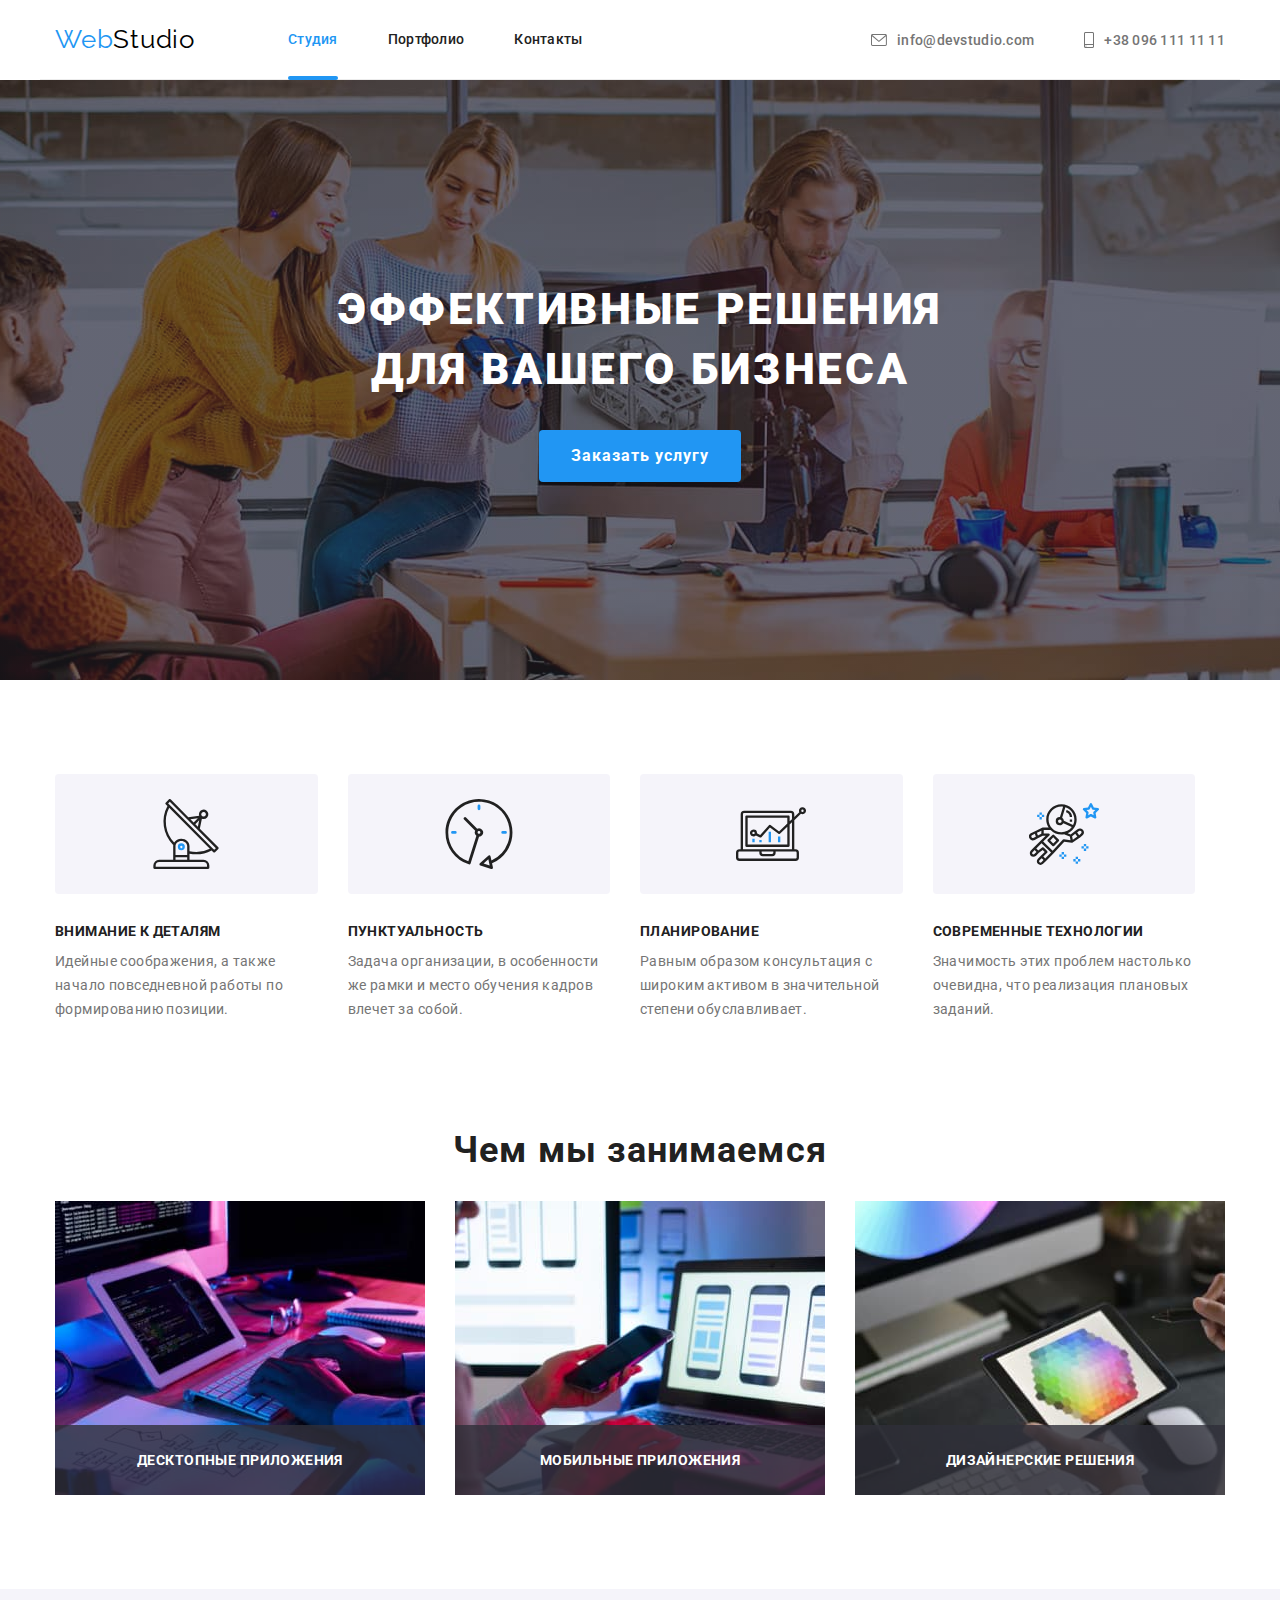
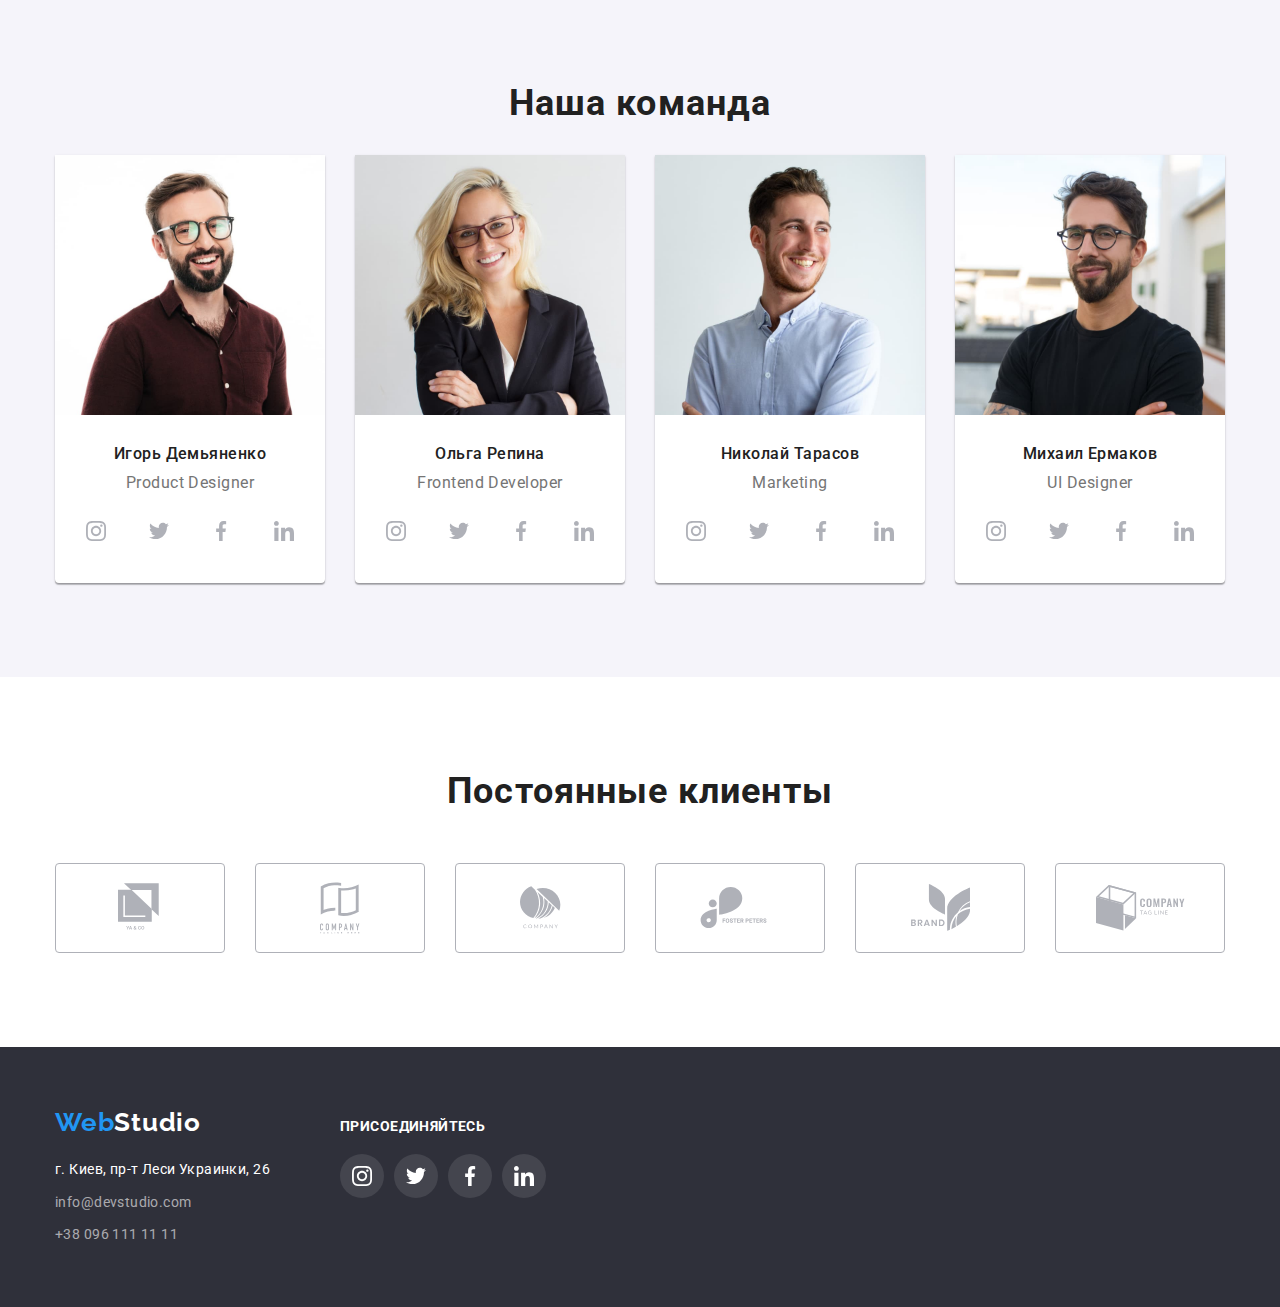
<file: index.html>
<!DOCTYPE html>
<html lang="ru">

<head>
  <meta charset="UTF-8" />
  <meta name="viewport" content="width=device-width, initial-scale=1.0" />
  <title>WebStudio</title>
  <link href="https://fonts.googleapis.com/css2?family=Raleway:wght@700&family=Roboto:wght@400;500;700;900&display=swap"
    rel="stylesheet" />
  <link rel="stylesheet" href="https://cdnjs.cloudflare.com/ajax/libs/modern-normalize/1.0.0/modern-normalize.css" />
  <link rel="stylesheet" href="./css/styles.css" />
</head>

<body>
  <!--HEADER-->
  <header class="header">
    <div class="container container-flex-header">
      <nav class="header-nav">
        <a class="header-logo" href="./index.html" aria-label="логотип вэбстудии"><span
            class="accent">Web</span>Studio</a>
        <ul class="header-menu list">
          <li class="header-menu-item">
            <a class="header-menu-link active" href="./index.html">Студия</a>
          </li>
          <li class="header-menu-item">
            <a class="header-menu-link" href="./portfolio.html">Портфолио</a>
          </li>
          <li class="header-menu-item last">
            <a class="header-menu-link" href="">Контакты</a>
          </li>
        </ul>
      </nav>

      <address class="address">
        <a class="link link-color-header" href="mailto:info@devstudio.com">
          <svg class="envelope-svg" width="16px" height="12px">
            <use href="./images/sprite.svg#envelope"></use>
          </svg>info@devstudio.com</a>


        <a class="link link-color-header" href="tel:+380961111111"><svg class="envelope-svg" width="10px" height="16px">
            <use href="./images/sprite.svg#smartphone"></use>
          </svg>+38 096 111 11 11</a>
      </address>
    </div>
  </header>
  <main>
    <!-- HERO -->

    <section class="hero-section">
      <div class="container hero">
        <h1 class="hero-text">
          Эффективные решения <br />для вашего бизнеса
        </h1>
        <a class="hero-button" data-modal-open href="#">Заказать услугу</a>
      </div>
    </section>

    <!--FEATURES-->
    <section class="features-section">
      <div class="container container-features">
        <ul class="list-features list-footer">
          <li class="feauters-list">
            <h2 class="features-title">Внимание к деталям</h2>
            <p class="features-text">
              Идейные соображения, а также начало повседневной работы по
              формированию позиции.
            </p>
          </li>
          <li class="feauters-list">
            <h2 class="features-title">Пунктуальность</h2>
            <p class="features-text">
              Задача организации, в особенности же рамки и место обучения
              кадров влечет за собой.
            </p>
          </li>
          <li class="feauters-list">
            <h2 class="features-title">Планирование</h2>
            <p class="features-text">
              Равным образом консультация с широким активом в значительной
              степени обуславливает.
            </p>
          </li>
          <li class="feauters-list">
            <h2 class="features-title">Современные технологии</h2>
            <p class="features-text">
              Значимость этих проблем настолько очевидна, что реализация
              плановых заданий.
            </p>
          </li>
        </ul>
      </div>
    </section>
    <!--WORK-->
    <section>
      <div class="container padding-bottom">
        <h2 class="work-title">Чем мы занимаемся</h2>
        <ul class="list">
          <li class="work-list">
            <div class="img-wrapper-work"><img src="./images/work/box1.jpg" alt="пишут код" width="370" height="294" />

              <div class="overlay-work">
                <p class="text-overlay-work">Десктопные приложения</p>
              </div>

            </div>
          </li>
          <li class="work-list">





            <div class="img-wrapper-work"><img src="./images/work/box2.jpg" alt="разработка мобильных приложений"
                width="370" height="294" />

              <div class="overlay-work">
                <p class="text-overlay-work">Мобильные приложения</p>
              </div>

            </div>
          </li>
          <li class="work-list">
            <div class="img-wrapper-work"><img src="./images/work/box3.jpg" alt="работа со стилями и цветом" width="370"
                height="294" />

              <div class="overlay-work">
                <p class="text-overlay-work">Дизайнерские решения</p>
              </div>

            </div>
          </li>
        </ul>
      </div>
    </section>
    <!--TEAM-->
    <section class="team">
      <div class="container padding-bottom">
        <h2 class="team-title">Наша команда</h2>
        <ul class="list">
          <li class="list-team">
            <img src="./images/team/team1.jpg" alt="Игорь Демьяненко" width="270" height="260" />
            <h3 class="team-name">Игорь Демьяненко</h3>
            <p class="team-proffesion" lang="en">Product Designer</p>
            <ul class="social-list">
              <li><a class="social-list-link" href="#"><svg class="social-svg" width="20px" height="20px">
                    <use href="./images/sprite.svg#instagram"></use>
                  </svg></a></li>
              <li><a class="social-list-link" href="#"><svg class="social-svg" width="20px" height="20px">
                    <use href="./images/sprite.svg#twitter"></use>
                  </svg></a></li>
              <li><a class="social-list-link" href="#"><svg class="social-svg" width="20px" height="20px">
                    <use href="./images/sprite.svg#facebook"></use>
                  </svg></a></li>
              <li><a class="social-list-link" href="#"><svg class="social-svg" width="20px" height="20px">
                    <use href="./images/sprite.svg#linkedin"></use>
                  </svg></a></li>
            </ul>
          </li>
          <li class="list-team">
            <img src="./images/team/team2.jpg" alt="Ольга Репина" width="270" height="260" />
            <h3 class="team-name">Ольга Репина</h3>
            <p class="team-proffesion" lang="en">Frontend Developer</p>
            <ul class="social-list">
              <li><a class="social-list-link" href="#"><svg class="social-svg" width="20px" height="20px">
                    <use href="./images/sprite.svg#instagram"></use>
                  </svg></a></li>
              <li><a class="social-list-link" href="#"><svg class="social-svg" width="20px" height="20px">
                    <use href="./images/sprite.svg#twitter"></use>
                  </svg></a></li>
              <li><a class="social-list-link" href="#"><svg class="social-svg" width="20px" height="20px">
                    <use href="./images/sprite.svg#facebook"></use>
                  </svg></a></li>
              <li><a class="social-list-link" href="#"><svg class="social-svg" width="20px" height="20px">
                    <use href="./images/sprite.svg#linkedin"></use>
                  </svg></a></li>
            </ul>
          </li>
          <li class="list-team">
            <img src="./images/team/team3.jpg" alt="Николай Тарасов" width="270" height="260" />
            <h3 class="team-name">Николай Тарасов</h3>
            <p class="team-proffesion" lang="en">Marketing</p>
            <ul class="social-list">
              <li><a class="social-list-link" href="#"><svg class="social-svg" width="20px" height="20px">
                    <use href="./images/sprite.svg#instagram"></use>
                  </svg></a></li>
              <li><a class="social-list-link" href="#"><svg class="social-svg" width="20px" height="20px">
                    <use href="./images/sprite.svg#twitter"></use>
                  </svg></a></li>
              <li><a class="social-list-link" href="#"><svg class="social-svg" width="20px" height="20px">
                    <use href="./images/sprite.svg#facebook"></use>
                  </svg></a></li>
              <li><a class="social-list-link" href="#"><svg class="social-svg" width="20px" height="20px">
                    <use href="./images/sprite.svg#linkedin"></use>
                  </svg></a></li>
            </ul>
          </li>
          <li class="list-team">
            <img src="./images/team/team4.jpg" alt="Михаил Ермаков" width="270" height="260" />
            <h3 class="team-name">Михаил Ермаков</h3>
            <p class="team-proffesion" lang="en">UI Designer</p>
            <ul class="social-list">
              <li><a class="social-list-link" href="#"><svg class="social-svg" width="20px" height="20px">
                    <use href="./images/sprite.svg#instagram"></use>
                  </svg></a></li>
              <li><a class="social-list-link" href="#"><svg class="social-svg" width="20px" height="20px">
                    <use href="./images/sprite.svg#twitter"></use>
                  </svg></a></li>
              <li><a class="social-list-link" href="#"><svg class="social-svg" width="20px" height="20px">
                    <use href="./images/sprite.svg#facebook"></use>
                  </svg></a></li>
              <li><a class="social-list-link" href="#"><svg class="social-svg" width="20px" height="20px">
                    <use href="./images/sprite.svg#linkedin"></use>
                  </svg></a></li>
            </ul>
          </li>
        </ul>
      </div>
    </section>
  </main>
  <!--CLIENTS-->
  <section class="clients-section">

    <div class="container">
      <h2 class="clients-title">Постоянные клиенты</h2>

      <ul class="clients-list">
        <li class="clients-item"><a class="clients-link" href="#">
            <svg class="clients-icon" width="45px" height="50px">

              <use href="./images/sprite.svg#logo-1"></use>
            </svg>
          </a>
        </li>
        <li class="clients-item"><a class="clients-link" href="#">
            <svg class="clients-icon" width="40px" height="52px">

              <use href="./images/sprite.svg#logo-2"></use>
            </svg>
          </a>
        </li>
        <li class="clients-item"><a class="clients-link" href="#">
            <svg class="clients-icon" width="41px" height="43px">

              <use href="./images/sprite.svg#logo-3"></use>
            </svg>
          </a>
        </li>
        <li class="clients-item"><a class="clients-link" href="#">
            <svg class="clients-icon" width="80px" height="42px">

              <use href="./images/sprite.svg#logo-4"></use>
            </svg>
          </a>
        </li>
        <li class="clients-item"><a class="clients-link" href="#">
            <svg class="clients-icon" width="59px" height="47px">

              <use href="./images/sprite.svg#logo-5"></use>
            </svg>
          </a>
        </li>
        <li class="clients-item"><a class="clients-link" href="#">
            <svg class="clients-icon" width="89px" height="46px">

              <use href="./images/sprite.svg#logo-6"></use>
            </svg>
          </a>
        </li>
      </ul>


    </div>



  </section>
  <!--FOOTER-->
  <footer class="footer">
    <div class="container container-footer">


      <div class="left-footer">

        <h2 class="logo-footer">
          <a class="header-logo-footer" href="./index.html" aria-label="логотип вэбстудии"><span
              class="accent">Web</span>Studio</a>
        </h2>
        <address>
          <ul class="list-footer">
            <li class="address-footer">
              <a class="link-map" href="https://goo.gl/maps/VfrCW1aRoGkhf7tG8" target="_blank">г. Киев, пр-т Леси
                Украинки, 26</a>
            </li>
            <li class="address-footer">
              <a class="link" href="mailto:info@devstudio.com">info@devstudio.com</a>
            </li>
            <li class="address-footer">
              <a class="link" href="tel:+380961111111">+38 096 111 11 11</a>
            </li>
          </ul>
        </address>


      </div>

      <div class="right-footer">
        <h2>присоединяйтесь</h2>
        <ul class="social-list-footer">
          <li class="li-link"><a class="social-list-link-footer" href="#"><svg class="social-svg" width="20px"
                height="20px">
                <use href="./images/sprite.svg#instagram"></use>
              </svg></a></li>
          <li class="li-link"><a class="social-list-link-footer" href="#"><svg class="social-svg" width="20px"
                height="20px">
                <use href="./images/sprite.svg#twitter"></use>
              </svg></a></li>
          <li class="li-link"><a class="social-list-link-footer" href="#"><svg class="social-svg" width="20px"
                height="20px">
                <use href="./images/sprite.svg#facebook"></use>
              </svg></a></li>
          <li class="li-link"><a class="social-list-link-footer" href="#"><svg class="social-svg" width="20px"
                height="20px">
                <use href="./images/sprite.svg#linkedin"></use>
              </svg></a></li>
        </ul>
      </div>




    </div>
  </footer>



  <div class="backdrop is-hidden" data-modal>

    <div class="wrapper-modal">

      <div class="modal">
        <button type="button" class="close-btn" data-modal-close><svg class="" width="11px" height="11px">
            <use href="./images/sprite.svg#close-btn-modal">


            </use>
          </svg></button>
      </div>

    </div>
  </div>
  <script src="./js/modal.js"></script>
</body>

</html>
</file>
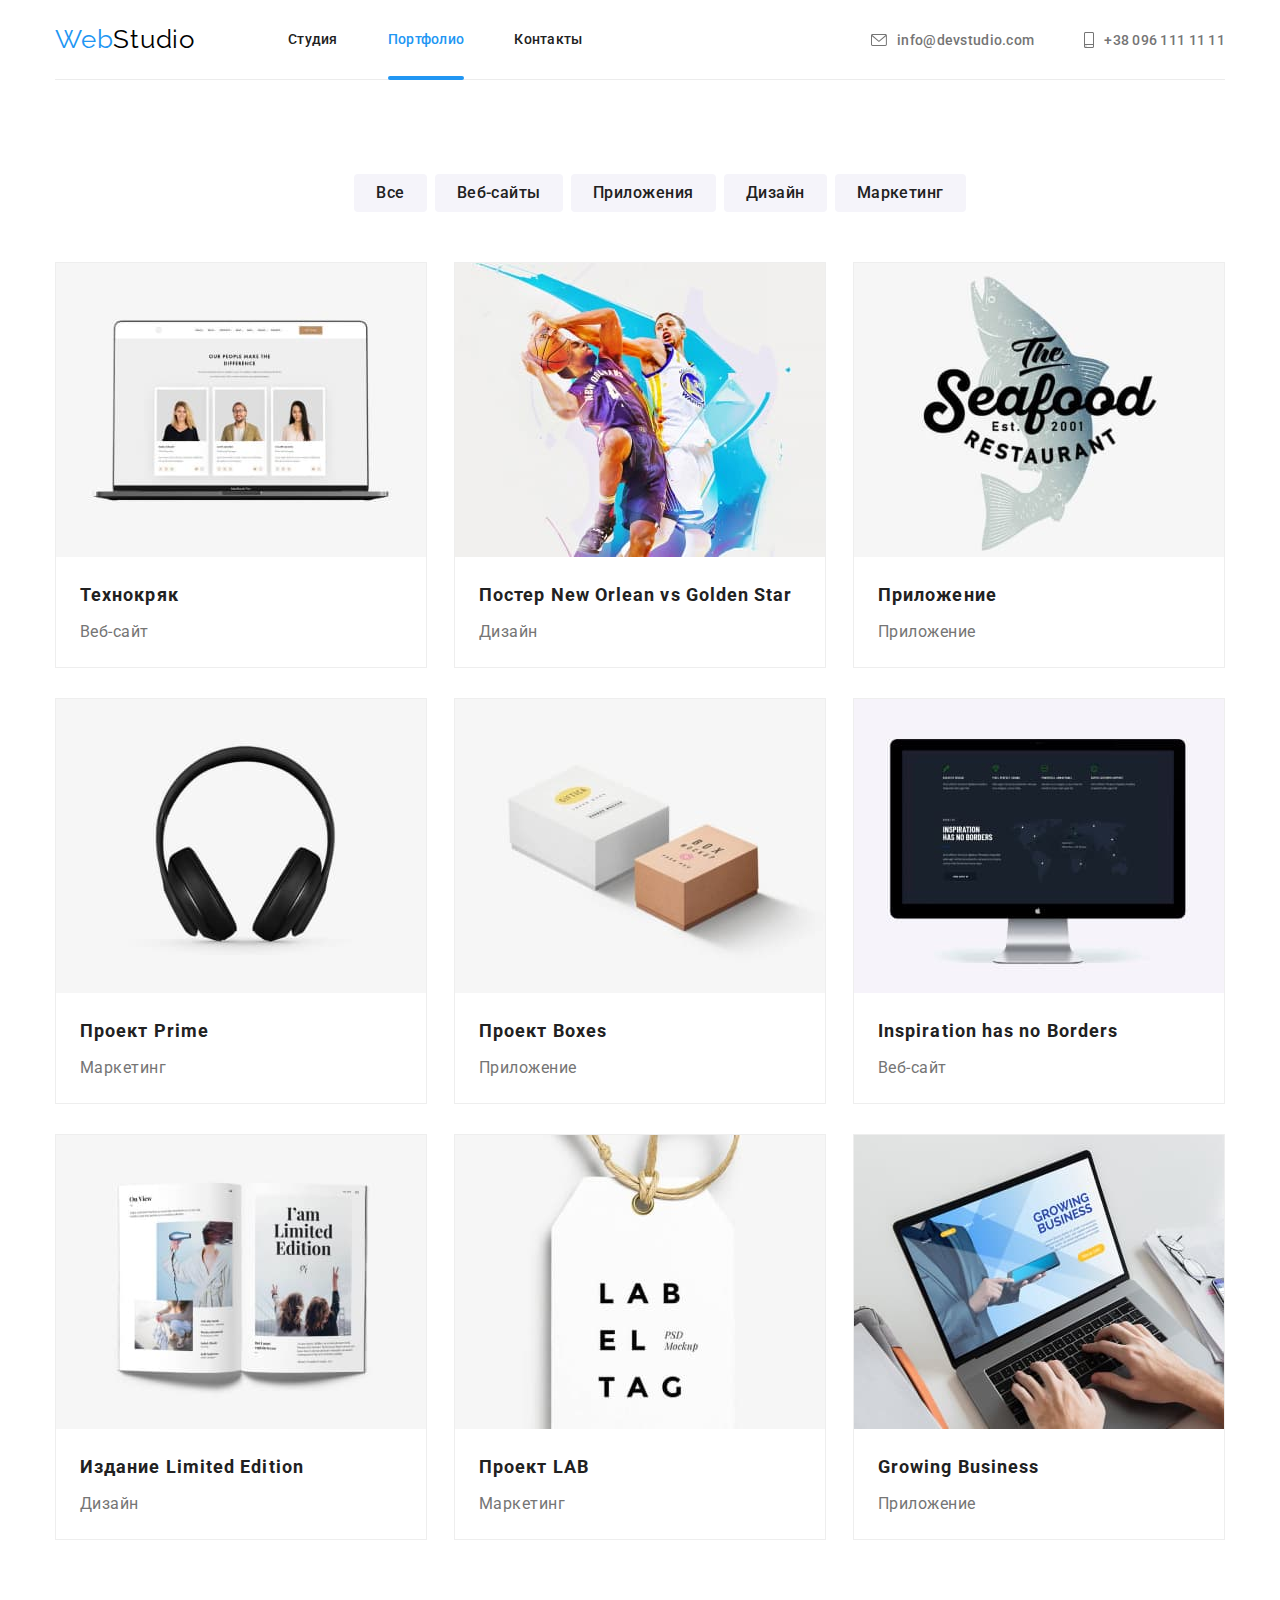
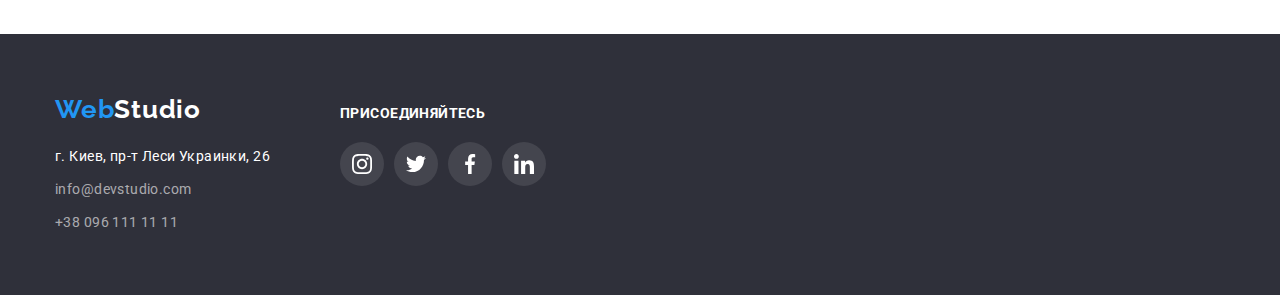
<file: portfolio.html>
<!DOCTYPE html>
<html lang="ru">
  <head>
    <meta charset="UTF-8" />
    <meta name="viewport" content="width=device-width, initial-scale=1.0" />
    <title>Портфолио</title>
    <link
      href="https://fonts.googleapis.com/css2?family=Raleway:wght@700&family=Roboto:wght@400;500;700;900&display=swap"
      rel="stylesheet"
    />
    <link
      rel="stylesheet"
      href="https://cdnjs.cloudflare.com/ajax/libs/modern-normalize/1.0.0/modern-normalize.css"
    />
    <link rel="stylesheet" href="./css/styles.css" />
  </head>
  <body>
    <!--HEADER-->
    <div class="container container-header">
      <header class="header">
        <div class="container-flex-header">
          <nav class="header-nav">
            <a
              class="header-logo"
              href="./index.html"
              aria-label="логотип вэбстудии"
              ><span class="accent">Web</span>Studio</a
            >
            <ul class="header-menu list">
              <li class="header-menu-item">
                <a class="header-menu-link" href="./index.html">Студия</a>
              </li>
              <li class="header-menu-item">
                <a class="header-menu-link active" href="./portfolio.html"
                  >Портфолио</a
                >
              </li>
              <li class="header-menu-item last">
                <a class="header-menu-link" href="">Контакты</a>
              </li>
            </ul>
          </nav>

          <address class="address">
            <a class="link link-color-header" href="mailto:info@devstudio.com">
              <svg class="envelope-svg" width="16px" height="12px">
                <use href="./images/sprite.svg#envelope"></use></svg>info@devstudio.com</a>
  
  
            <a class="link link-color-header" href="tel:+380961111111"><svg class="envelope-svg" width="10px" height="16px">
                <use href="./images/sprite.svg#smartphone"></use></svg>+38 096 111 11 11</a>
          </address>
        </div>
      </header>
    </div>
    <!-- PORTFOLIO -->
    <main>
      <section>
        <h1 hidden>Портфолио</h1>

        <div class="container">
          <ul class="container-flex">
            <li class="button-item">
              <a class="button" href="">Все</a>
            </li>
            <li class="button-item">
              <a class="button" href="">Веб-сайты</a>
            </li>
            <li class="button-item">
              <a class="button" href="">Приложения</a>
            </li>
            <li class="button-item">
              <a class="button" href="">Дизайн</a>
            </li>
            <li class="button-item">
              <a class="button" href="">Маркетинг</a>
            </li>
          </ul>
        </div>
        <!-- <div class="button-menu container">
          <button class="button" type="button">Все</button>
          <button class="button" type="button">Веб-сайты</button>
          <button class="button" type="button">Приложения</button>
          <button class="button" type="button">Дизайн</button>
          <button class="button" type="button">Маркетинг</button>
        </div> -->

        <div class="container-portfolio-gallery">
          <ul class="portfolio list">
            
            
            
            <li class="portfolio-item">
              <a class="link-a-portfolio" href="#">
               
               
                <div class="img-wrapper-portfolio">
                <img
                  src="./images/page-portfolio/1.jpg"
                  alt="Технокряк"
                  width="370"
                  height="294"
                />
                <div class="overlay-portfolio">
                  <p class="text-overlay-portfolio">Технокряк это современная площадка распространения коронавируса. Компании используют эту платформу для цифрового шпионажа и атак на защищённые сервера конкурентов.</p>
                </div>
              </div>


                <h2 class="portfolio-title">Технокряк</h2>
                <p class="portfolio-category">Веб-сайт</p>
              </a>
            </li>



            <li class="portfolio-item">
              <a class="link-a-portfolio" href="#">
                <div class="img-wrapper-portfolio">
                <img
                  src="./images/page-portfolio/2.jpg"
                  alt="Постер New Orlean-vs-Golden Star"
                  width="370"
                  height="294"
                />
                <div class="overlay-portfolio">
                  <p class="text-overlay-portfolio">Технокряк это современная площадка распространения коронавируса. Компании используют эту платформу для цифрового шпионажа и атак на защищённые сервера конкурентов.</p>
                </div>
              </div>
                <h2 class="portfolio-title">
                  Постер <span lang="en">New Orlean vs Golden Star</span>
                </h2>
                <p class="portfolio-category">Дизайн</p>
              </a>
            </li>
            <li class="portfolio-item">
              <a class="link-a-portfolio" href="#">
                <div class="img-wrapper-portfolio">
                <img
                  src="./images/page-portfolio/3.jpg"
                  alt="Ресторан-Seafood"
                  width="370"
                  height="294"
                />
                <div class="overlay-portfolio">
                  <p class="text-overlay-portfolio">Технокряк это современная площадка распространения коронавируса. Компании используют эту платформу для цифрового шпионажа и атак на защищённые сервера конкурентов.</p>
                </div>
              </div>
                <h2 class="portfolio-title">Приложение</h2>
                <p class="portfolio-category">Приложение</p>
              </a>
            </li>
            <li class="portfolio-item">
              <a class="link-a-portfolio" href="#">
                <div class="img-wrapper-portfolio">
                <img
                  src="./images/page-portfolio/4.jpg"
                  alt="Проект-Prime"
                  width="370"
                  height="294"
                />
                <div class="overlay-portfolio">
                  <p class="text-overlay-portfolio">Технокряк это современная площадка распространения коронавируса. Компании используют эту платформу для цифрового шпионажа и атак на защищённые сервера конкурентов.</p>
                </div>
              </div>
                <h2 class="portfolio-title">Проект Prime</h2>
                <p class="portfolio-category">Маркетинг</p>
              </a>
            </li>
            <li class="portfolio-item">
              <a class="link-a-portfolio" href="#">
                <div class="img-wrapper-portfolio">
                <img
                  src="./images/page-portfolio/5.jpg"
                  alt="Проект-Boxes"
                  width="370"
                  height="294"
                />
                <div class="overlay-portfolio">
                  <p class="text-overlay-portfolio">Технокряк это современная площадка распространения коронавируса. Компании используют эту платформу для цифрового шпионажа и атак на защищённые сервера конкурентов.</p>
                </div>
              </div>
                <h2 class="portfolio-title">Проект Boxes</h2>
                <p class="portfolio-category">Приложение</p>
              </a>
            </li>
            <li class="portfolio-item">
              <a class="link-a-portfolio" href="#">
                <div class="img-wrapper-portfolio">
                <img
                  src="./images/page-portfolio/6.jpg"
                  alt="Inspiration-has-no-Borders"
                  width="370"
                  height="294"
                />
                <div class="overlay-portfolio">
                  <p class="text-overlay-portfolio">Технокряк это современная площадка распространения коронавируса. Компании используют эту платформу для цифрового шпионажа и атак на защищённые сервера конкурентов.</p>
                </div>
              </div>
                <h2 class="portfolio-title">Inspiration has no Borders</h2>
                <p class="portfolio-category">Веб-сайт</p>
              </a>
            </li>
            <li class="portfolio-item">
              <a class="link-a-portfolio" href="#">
                <div class="img-wrapper-portfolio">
                <img
                  src="./images/page-portfolio/7.jpg"
                  alt="Издание-Limited-Edition"
                  width="370"
                  height="294"
                />
                <div class="overlay-portfolio">
                  <p class="text-overlay-portfolio">Технокряк это современная площадка распространения коронавируса. Компании используют эту платформу для цифрового шпионажа и атак на защищённые сервера конкурентов.</p>
                </div>
              </div>
                <h2 class="portfolio-title">Издание Limited Edition</h2>
                <p class="portfolio-category">Дизайн</p>
              </a>
            </li>
            <li class="portfolio-item">
              <a class="link-a-portfolio" href="#">
                <div class="img-wrapper-portfolio">
                <img
                  src="./images/page-portfolio/8.jpg"
                  alt="Проект-LAB"
                  width="370"
                  height="294"
                />
                <div class="overlay-portfolio">
                  <p class="text-overlay-portfolio">Технокряк это современная площадка распространения коронавируса. Компании используют эту платформу для цифрового шпионажа и атак на защищённые сервера конкурентов.</p>
                </div>
              </div>
                <h2 class="portfolio-title">Проект LAB</h2>
                <p class="portfolio-category">Маркетинг</p>
              </a>
            </li>
            <li class="portfolio-item">
              <a class="link-a-portfolio" href="#">
                <div class="img-wrapper-portfolio">
                <img
                  src="./images/page-portfolio/9.jpg"
                  alt="Growing-Business"
                  width="370"
                  height="294"
                />
                <div class="overlay-portfolio">
                  <p class="text-overlay-portfolio">Технокряк это современная площадка распространения коронавируса. Компании используют эту платформу для цифрового шпионажа и атак на защищённые сервера конкурентов.</p>
                </div>
              </div>
                <h2 class="portfolio-title">Growing Business</h2>
                <p class="portfolio-category">Приложение</p>
              </a>
            </li>
          </ul>
        </div>
      </section>
    </main>
    <!--FOOTER-->
    <footer class="footer">
      <div class="container container-footer">
        
        
        <div class="left-footer">
        
        <h2 class="logo-footer">
          <a
            class="header-logo-footer"
            href="./index.html"
            aria-label="логотип вэбстудии"
            ><span class="accent">Web</span>Studio</a
          >
        </h2>
        <address>
          <ul class="list-footer">
            <li class="address-footer">
              <a
                class="link-map"
                href="https://goo.gl/maps/VfrCW1aRoGkhf7tG8"
                target="_blank"
                >г. Киев, пр-т Леси Украинки, 26</a
              >
            </li>
            <li class="address-footer">
              <a class="link" href="mailto:info@devstudio.com"
                >info@devstudio.com</a
              >
            </li>
            <li class="address-footer">
              <a class="link" href="tel:+380961111111">+38 096 111 11 11</a>
            </li>
          </ul>
        </address>


      </div>

        <div class="right-footer">
        <h2>присоединяйтесь</h2>
        <ul class="social-list-footer">
          <li class="li-link"><a class="social-list-link-footer" href="#"><svg class="social-svg" width="20px" height="20px">
            <use href="./images/sprite.svg#instagram"></use>
          </svg></a></li>
          <li class="li-link"><a class="social-list-link-footer" href="#"><svg class="social-svg" width="20px" height="20px">
            <use href="./images/sprite.svg#twitter"></use>
          </svg></a></li>
          <li class="li-link"><a class="social-list-link-footer" href="#"><svg class="social-svg" width="20px" height="20px">
            <use href="./images/sprite.svg#facebook"></use>
          </svg></a></li>
          <li class="li-link"><a class="social-list-link-footer" href="#"><svg class="social-svg" width="20px" height="20px">
            <use href="./images/sprite.svg#linkedin"></use>
          </svg></a></li>
        </ul>
        </div>




      </div>
    </footer>
  </body>
</html>
</file>
<file: css/styles.css>
:root {
  --blue: #2196f3;
  --black-logo: #000000;
  --black: #212121;
  --gray: #757575;
  --white: #ffffff;
}

/*  ============ COMPONENTS  ============ */

body {
  font-family: 'Roboto', sans-serif; /* основной шрифт */
  font-style: normal;
}

a {
  text-decoration: none; /* Отменяем подчеркивание у ссылки */
}

li {
  list-style-type: none; /* Убираем маркеры */
}

.address {
  font-style: normal; /* Убираем италик с сылок в адресах */
  display: flex;
  margin-left: auto;
}

.list {
  margin: 0px;
  padding: 0px;
  list-style: none;
}

.padding-bottom {
  padding-bottom: 94px;
}

img {
  display: block;
}

.backdrop {
  position: fixed;
  top: 0;
  left: 0;
  width: 100%;
  height: 100%;
  background-color: rgba(0, 0, 0, 0.2);
  transition-duration: 250ms;
  transition-timing-function: cubic-bezier(0.4, 0, 0.2, 1);
  overflow-y: auto;
}

.modal {
  position: relative;
  width: 528px;
  height: 581px;
  background-color: #fff;
  box-shadow: 0px 1px 3px rgba(0, 0, 0, 0.12), 0px 1px 1px rgba(0, 0, 0, 0.14), 0px 2px 1px rgba(0, 0, 0, 0.2);
  border-radius: 4px;
}

.wrapper-modal {
  display: flex;
  justify-content: center;
  align-items: center;
  min-height: 100%;
  padding: 15px;
}

.close-btn {
  position: absolute;
  top: 8px;
  right: 8px;
  width: 30px;
  height: 30px;
  background-color: #ffffff;
  border: 1px solid rgba(0, 0, 0, 0.1);
  border-radius: 50%;
  cursor: pointer;
}

.is-hidden {
  opacity: 0;
  visibility: hidden;
  pointer-events: none;
}

/* ================== HEADER ======================*/
.container-flex-header {
  display: flex;
  align-items: center;
  height: 80px;
  /* justify-content: center; */
  border-bottom: 1px solid #ececec;
}

.header-nav {
  display: flex;
  align-items: center;
  /* justify-content: center; */
}

.container {
  margin-left: auto;
  margin-right: auto;
  width: 1200px;
  /* outline: 2px solid tomato; */
  padding-left: 15px;
  padding-right: 15px;
}

.header-menu {
  display: flex;
  margin-left: 93px;
}

.header-menu-item:not(:last-child) {
  margin-right: 50px;
}

.accent {
  color: var(--blue);
}
.header-logo {
  font-family: 'Raleway', sans-serif;
  font-size: 26px;
  line-height: 1.2;
  letter-spacing: 0.03em;
  color: var(--black-logo);
}

.header-menu-link {
  display: block;
  padding-bottom: 33px;
  padding-top: 32px;

  font-weight: 500;
  font-size: 14px;
  line-height: 16px;
  letter-spacing: 0.02em;
  color: var(--black);
  transition-duration: 250ms;
  transition-timing-function: cubic-bezier(0.4, 0, 0.2, 1);
}

.header-menu-link:hover,
.header-menu-link:focus {
  color: var(--blue);
}

.address .link {
  font-weight: 500;
  font-size: 14px;
  line-height: 1.142;
  letter-spacing: 0.02em;
  color: var(--gray);
  transition-duration: 250ms;
  transition-timing-function: cubic-bezier(0.4, 0, 0.2, 1);
}

.address .link + .link {
  margin-left: 50px;
}

.address .link:hover,
.address .link:focus {
  color: var(--blue);
}

.active {
  color: var(--blue);
}

.envelope-svg {
  margin-right: 10px;
  fill: currentcolor;
  align-items: center;
}

.link-color-header {
  display: flex;
  align-items: center;
}

.header-menu-item .active::after {
  content: '';
  display: flex;
  width: 100%;
  position: absolute;
  bottom: 0;
  left: 0;
  height: 4px;
  background: #2196f3;
  border-radius: 2px;
}

.header-menu-item {
  position: relative;
}

/* ====================== HERO ========================= */
.hero-section {
  margin-left: auto;
  margin-right: auto;
  background-color: rgba(47, 48, 58, 0.4);
  background-image: linear-gradient(to right, rgba(47, 48, 58, 0.4), rgba(47, 48, 58, 0.4)), url(../images/hero/background.jpg);
  background-size: cover;
  background-position: center;
  background-origin: inherit;

  /* outline: 2px solid tomato; */
}

.hero {
  /* outline: 2px solid rgb(71, 255, 246); */
  text-align: center;
  height: 600px;
}

.hero-text {
  font-weight: 900;
  font-size: 44px;
  line-height: 1.36;
  letter-spacing: 0.06em;
  color: var(--white);
  text-transform: uppercase;
  /* background-color: #2f303a; */
  margin-top: 0px;
  margin-bottom: 30px;
  padding-top: 200px;
}
.hero-button {
  font-weight: 700;
  font-size: 16px;
  line-height: 1.87;
  letter-spacing: 0.06em;
  color: var(--white);
  padding: 11px 32px;
  box-shadow: 0px 4px 4px rgba(0, 0, 0, 0.15);
  border-radius: 4px;

  background-color: var(--blue);
  display: inline-block;
  min-width: 200px;
}

/* ==================== FEATURES ======================= */

.feauters-list::before {
  display: block;
  content: '';
  height: 120px;
  background: #f5f4fa;
  border-radius: 4px;
  margin-bottom: 30px;
  background-repeat: no-repeat;
  background-position: center;
}

.feauters-list:nth-child(1)::before {
  background-image: url(../images/features/vector-1.svg);
}

.feauters-list:nth-child(2)::before {
  background-image: url(../images/features/vector-2.svg);
}

.feauters-list:nth-child(3)::before {
  background-image: url(../images/features/vector-3.svg);
}

.feauters-list:nth-child(4)::before {
  background-image: url(../images/features/vector-4.svg);
}

.features-title {
  font-weight: bold;
  font-size: 14px;
  line-height: 1.14;
  letter-spacing: 0.03em;
  text-transform: uppercase;
  color: var(--black);
  margin-top: 0px;
  margin-bottom: 10px;
}

.features-text {
  font-size: 14px;
  line-height: 1.71;
  letter-spacing: 0.03em;
  color: var(--gray);
  margin-top: 0px;
}

.container-features {
  margin-left: auto;
  margin-right: auto;
  width: 1200px;
  /* outline: 2px solid tomato; */
  padding-top: 94px;
  padding-bottom: 94px;
  padding-left: 15px;
  padding-right: 15px;
}

.list-features {
  display: flex;
  /* outline: 2px solid tomato; */
}

.feauters-list {
  width: 270px;
  margin-right: 30px;
}
/* ===================== WORK ========================== */

.work-title {
  font-weight: bold;
  font-size: 36px;
  line-height: 1.16;
  letter-spacing: 0.03em;
  color: var(--black);
  text-align: center;
  margin-top: 0px;
}

.list {
  display: flex;
  flex-wrap: wrap;
  justify-content: space-between;
}

.img-wrapper-work {
  position: relative;
}

.overlay-work {
  position: absolute;
  bottom: 0;
  left: 0;
  display: flex;
  width: 100%;
  height: 70px;
  background: rgba(47, 48, 58, 0.8);
}

.text-overlay-work {
  display: flex;
  justify-content: center;
  align-items: center;
  font-family: Roboto;
  font-style: normal;
  font-weight: bold;
  font-size: 14px;
  line-height: 1.142;
  text-align: center;
  letter-spacing: 0.03em;
  text-transform: uppercase;
  color: var(--white);
  margin: 0 auto;
}
/* ===================== TEAM ========================= */

.team {
  background: #f5f4fa;
}
.team-title {
  font-weight: bold;
  font-size: 36px;
  line-height: 1.16;
  letter-spacing: 0.03em;
  color: var(--black);
  text-align: center;
  margin-top: 0px;
  padding-top: 94px;
}

.team-name {
  font-weight: 500;
  font-size: 16px;
  line-height: 1.18;
  letter-spacing: 0.03em;
  color: var(--black);
  text-align: center;
  margin-bottom: 10px;
  margin-top: 30px;
}

.team-proffesion {
  font-weight: normal;
  font-size: 16px;
  line-height: 1.18;
  letter-spacing: 0.03em;
  color: var(--gray);
  margin-bottom: 16px;
  margin-top: 0px;
  text-align: center;
}
.list .list-team {
  /* outline: 2px solid tomato; */
  background: #ffffff;

  box-shadow: 0px 1px 3px rgba(0, 0, 0, 0.12), 0px 1px 1px rgba(0, 0, 0, 0.14), 0px 2px 1px rgba(0, 0, 0, 0.2);
  border-radius: 0px 0px 4px 4px;
}

.social-list {
  display: flex;
  /* outline: 2px solid tomato; */
  justify-content: space-evenly;
  padding: 0;
  margin: 0;
}

.social-list-link {
  display: flex;
  justify-content: center;
  align-items: center;
  width: 44px;
  height: 44px;
  /* outline: 2px solid tomato; */
  border-radius: 50%;
  fill: #afb1b8;
  transition-duration: 250ms;
  transition-timing-function: cubic-bezier(0.4, 0, 0.2, 1);
}

.social-list-link:hover,
.social-list-link:focus {
  background-color: var(--blue);
}

.social-list-link:hover .social-svg,
.social-list-link:focus .social-svg {
  fill: var(--white);
}

.list-team {
  padding-bottom: 30px;
}

/* =======================CLIENTS=========================== */

.clients-title {
  font-weight: bold;
  font-size: 36px;
  line-height: 1.16;
  letter-spacing: 0.03em;
  color: var(--black);
  text-align: center;
  margin: 0px;
  padding: 0px;
  margin-bottom: 50px;
  /* outline: 2px solid tomato; */
}

.clients-list {
  display: flex;
  /* outline: 2px solid tomato; */
  justify-content: space-between;
  margin: 0px;
  padding: 0px;
}

.clients-item {
  /* display: flex; */

  width: 170px;
  height: 90px;
  /* outline: 2px solid tomato; */
}

.clients-link:hover,
.clients-link:focus {
  border: 1px solid var(--blue);
  /* box-sizing: border-box; */
  border-radius: 4px;
  color: var(--blue);
}

.clients-section {
  padding-bottom: 94px;
  padding-top: 94px;
  /* outline: 2px solid tomato; */
}

.clients-link {
  display: flex;
  justify-content: center;
  align-items: center;
  width: 170px;
  height: 90px;
  color: #afb1b8;
  border: 1px solid #afb1b8;
  /* box-sizing: border-box; */
  border-radius: 4px;

  transition-duration: 250ms;
  transition-timing-function: cubic-bezier(0.4, 0, 0.2, 1);

  /* outline: 2px solid tomato; */
}

.clients-icon {
  fill: currentcolor;

  /* justify-content: center;
  align-items: center; */

  /* outline: 2px solid tomato; */
}

/* ===================== FOOTER ========================== */

.footer {
  background: #2f303a;
}
.header-logo-footer {
  font-family: 'Raleway', sans-serif;
  font-size: 26px;
  line-height: 1.2;
  letter-spacing: 0.03em;
  color: var(--white);
}
.address-footer .link {
  font-style: normal;
  font-size: 14px;
  line-height: 1.71;
  letter-spacing: 0.03em;
  color: rgba(255, 255, 255, 0.6);
}

.address-footer .link-map {
  font-style: normal;
  font-size: 14px;
  line-height: 1.71;
  letter-spacing: 0.03em;
  color: var(--white);
}

.logo-footer {
  margin-top: 0px;
}

.container-footer {
  display: flex;

  margin-left: auto;
  margin-right: auto;
  width: 1200px;
  /* outline: 2px solid tomato; */
  padding-bottom: 60px;
  padding-top: 60px;
  padding-left: 15px;
  padding-right: 15px;
}

.list-footer {
  margin: 0px;
  padding: 0px;
  list-style: none;
}
.address-footer {
  margin-bottom: 9px;
}
.address-footer:last-child {
  margin-bottom: 0px;
}

.left-footer {
  /* outline: 2px solid tomato; */
  margin-right: 70px;
}

.right-footer h2 {
  margin: 0;
  padding: 0;
  padding-top: 12px;
  margin-bottom: 20px;

  font-weight: bold;
  font-size: 14px;
  line-height: 1.14;
  letter-spacing: 0.03em;
  text-transform: uppercase;

  color: var(--white);
}

.social-list-footer {
  display: flex;
  justify-content: space-evenly;
  padding: 0;
  margin: 0;
}

.social-list-link-footer {
  display: flex;
  justify-content: center;
  align-items: center;
  width: 44px;
  height: 44px;
  /* outline: 2px solid tomato; */
  border-radius: 50%;
  background-color: rgba(255, 255, 255, 0.1);
  fill: var(--white);

  transition-duration: 250ms;
  transition-timing-function: cubic-bezier(0.4, 0, 0.2, 1);
}

.li-link:not(:last-child) {
  margin-right: 10px;
}

.social-list-link-footer:hover {
  background-color: var(--blue);
}

.social-list-link-footer:hover .social-svg {
  fill: var(--white);
}
/* ====================== PORTFOLIO ======================= */

/* .button {
  padding-right: 22x;
  padding-bottom: 6px;
  padding-left: 22px;
  padding-top: 6px;
} */

.link-a-portfolio {
  display: block;

  transition-duration: 250ms;
  transition-timing-function: cubic-bezier(0.4, 0, 0.2, 1);
  /* outline: 2px solid tomato; */
}

.link-a-portfolio:hover,
.link-a-portfolio:focus {
  box-shadow: 0px 1px 1px rgba(0, 0, 0, 0.12), 0px 4px 4px rgba(0, 0, 0, 0.06), 1px 4px 6px rgba(0, 0, 0, 0.16);
}

.container-flex {
  display: flex;
  padding-top: 94px;
  padding-bottom: 25px;
  margin: 0px;
  justify-content: center;
}

.portfolio-item img {
  display: block;
}
.button-item .button {
  display: inline-block;
  font-weight: 500;
  font-size: 16px;
  line-height: 1.625;
  letter-spacing: 0.03em;
  color: var(--black);
  background: #f5f4fa;

  border-radius: 4px;
  text-align: center;
  /* margin-right: 8px; */
}

.button-item:not(:last-child) {
  margin-right: 8px;
}

.button-item .button {
  padding-top: 6px;
  padding-bottom: 6px;
  padding-right: 22px;
  padding-left: 22px;
  transition-duration: 250ms;
  transition-timing-function: cubic-bezier(0.4, 0, 0.2, 1);
}

/* .button-item .button:last-child {
  margin-right: 0px;
} */

.button-item .button:hover,
.button-item .button:focus {
  color: var(--white);
  background: var(--blue);

  box-shadow: 0px 3px 1px rgba(0, 0, 0, 0.1), 0px 1px 2px rgba(0, 0, 0, 0.08), 0px 2px 2px rgba(0, 0, 0, 0.12);
}

.portfolio-title {
  font-weight: bold;
  font-size: 18px;
  line-height: 2;
  letter-spacing: 0.06em;
  color: var(--black);
}

.portfolio-category {
  font-size: 16px;
  line-height: 1.87;
  letter-spacing: 0.03em;
  color: var(--gray);
  padding-left: 24px;
  padding-right: 24px;
  padding-bottom: 20px;
}

.container-portfolio-gallery {
  display: flex;
  flex-wrap: wrap;
  margin-left: auto;
  margin-right: auto;
  width: 1200px;
  padding-bottom: 94px;
  padding-left: 15px;
  padding-right: 15px;
  /* outline: 2px solid tomato; */
}

.portfolio {
  display: flex;
  flex-wrap: wrap;
  justify-content: space-between;
  padding-top: 25px;
}

.button-menu {
  display: flex;
  justify-content: center;
  padding-top: 94px;
  /* outline: 2px solid tomato; */
}

.portfolio-item {
  /* outline: 2px solid tomato; */
  margin-bottom: 30px;
  border: 1px solid #eeeeee;
  /* padding-bottom: 20px; */
}

.portfolio-item:nth-last-child(-n + 3) {
  margin-bottom: 0px;
}

.portfolio-item .portfolio-category {
  margin-bottom: 0px;
  margin-top: 4px;
}

.portfolio-item h2 {
  margin-bottom: 0px;
  margin-top: 20px;
  padding-left: 24px;
  padding-right: 24px;
}

.img-wrapper-portfolio {
  position: relative;
  overflow: hidden;
}

.overlay-portfolio {
  position: absolute;
  top: 0;
  left: 0;
  display: flex;
  width: 100%;
  height: 100%;
  background: rgba(33, 150, 243, 0.9);
  margin: 0;
  padding: 63px 24px;
  transform: translateY(100%);
  transition-duration: 250ms;
  transition-timing-function: cubic-bezier(0.4, 0, 0.2, 1);

  /* прячем оверлей */
  opacity: 0;
  visibility: hidden;
  pointer-events: none;
}

.text-overlay-portfolio {
  font-family: Roboto;
  font-style: normal;
  font-weight: normal;
  font-size: 18px;
  line-height: 1.555;
  letter-spacing: 0.03em;
  color: var(--white);
  margin-top: 0px;
  margin-bottom: 0px;
}

.portfolio-item:hover .overlay-portfolio {
  opacity: 1;
  visibility: visible;
  pointer-events: auto;
  transform: translateY(0%);
  /* transition: 250ms; */
}

/* ===========ЗАМЕТКА про ЦВЕТА ТЕКСТА================= */

/* цвет лого 
  color: #2196F3;
  color: #000000;

 цвет навигационного меню
 color: #2196F3;
 color: #212121;

 цвет контактной инфы
  color: #2196F3;
  color: #757575;

  блок герой
  color: #FFFFFF;

   блок FEATURES
    H2 - color: #212121;
    P - color: #757575;

   блок TEAM
     H2 - color: #212121;
    P - color: #757575;

    футер
    color: #FFFFFF;
    color: rgba(255, 255, 255, 0.6);

    цвет текста КНОПОК НА ПОРТФОЛИО
     color: #FFFFFF;
     color: #212121;

     H2 color: #212121;
     P color: #757575; */
</file>
